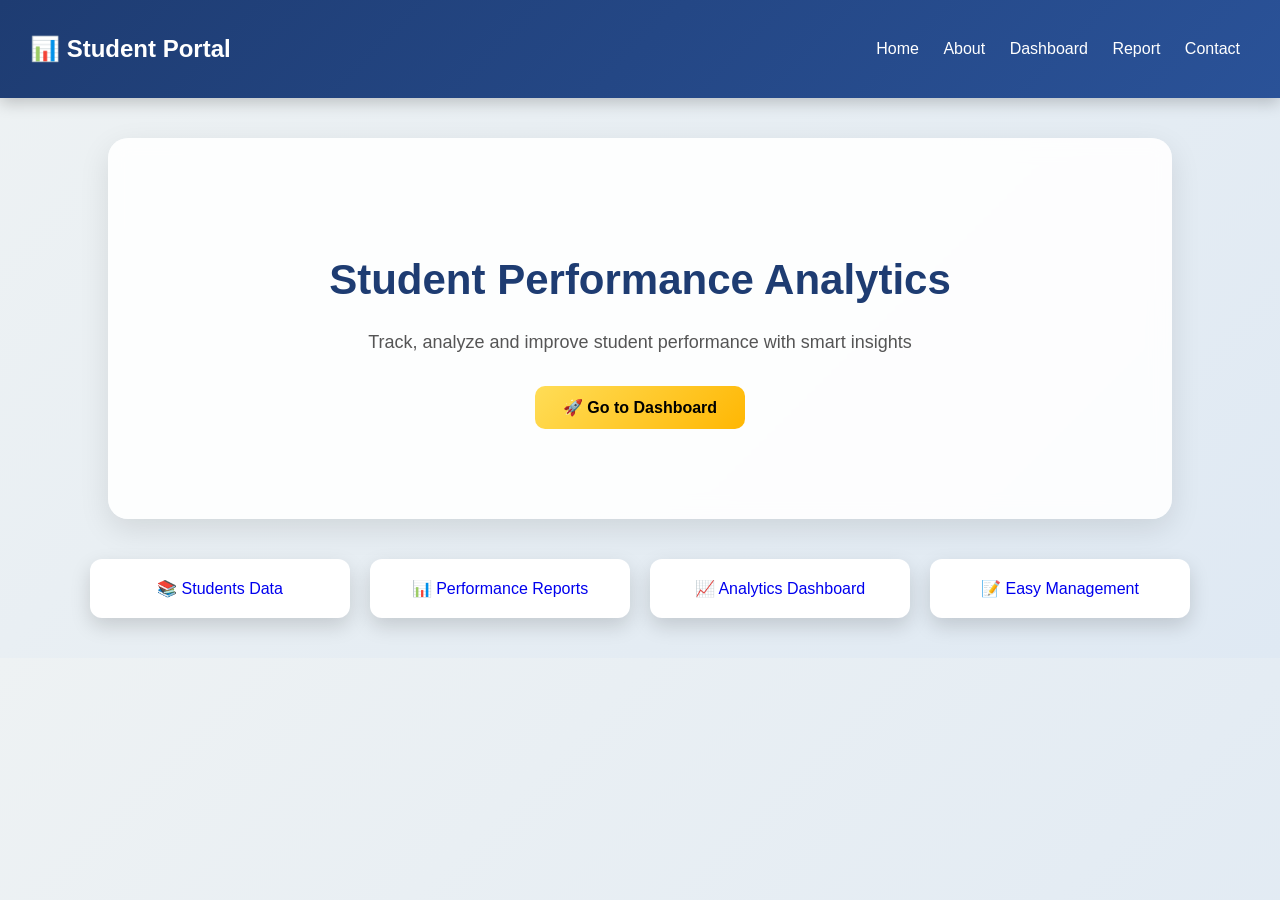
<file: index.html>
<!DOCTYPE html>
<html>
<head>
    <title>Student Portal</title>
    <link rel="stylesheet" href="style.css">
    <meta name="viewport" content="width=device-width, initial-scale=1.0">
</head>
<body>

<div class="navbar">
    <h2>📊 Student Portal</h2>
    <div>
        <a href="index.html">Home</a>
        <a href="about.html">About</a>
        <a href="dashboard.html">Dashboard</a>
        <a href="report.html">Report</a>
        <a href="contact.html">Contact</a>
    </div>
</div>

<!-- HERO SECTION -->
<div class="hero">
    <h1>Student Performance Analytics</h1>
    <p>Track, analyze and improve student performance with smart insights</p>
    <a href="dashboard.html" class="btn">🚀 Go to Dashboard</a>
</div>

<div class="features">

    <a href="dashboard.html" class="card-link">
        <div class="card">📚 Students Data</div>
    </a>

    <a href="report.html" class="card-link">
        <div class="card">📊 Performance Reports</div>
    </a>

    <a href="dashboard.html" class="card-link">
        <div class="card">📈 Analytics Dashboard</div>
    </a>

    <a href="contact.html" class="card-link">
        <div class="card">📝 Easy Management</div>
    </a>

</div>
</file>
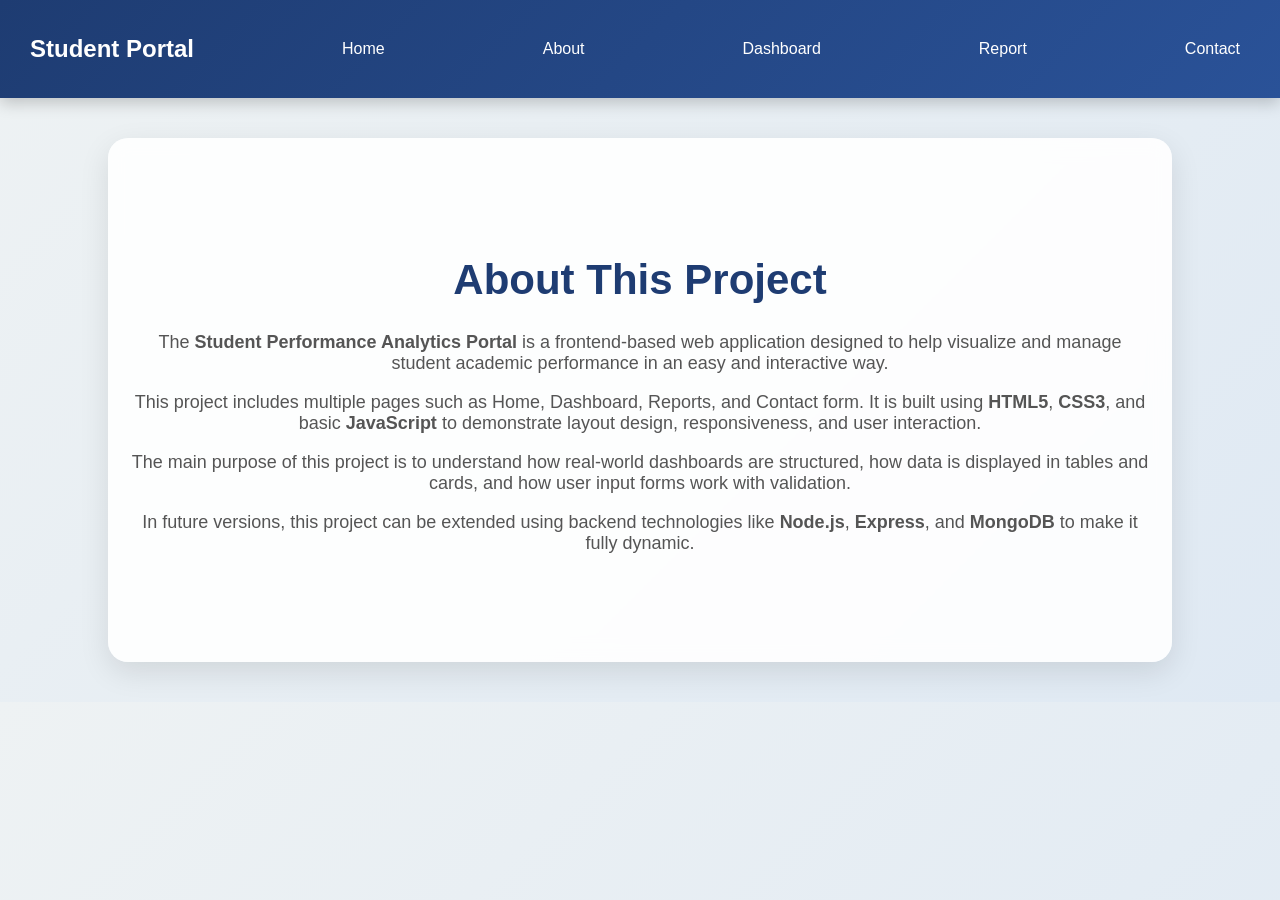
<file: about.html>
<!DOCTYPE html>
<html>
<head>
    <title>About</title>
    <link rel="stylesheet" href="style.css">
</head>
<body>

<div class="navbar">
    <h2>Student Portal</h2>
    <a href="index.html">Home</a>
    <a href="about.html">About</a>
    <a href="dashboard.html">Dashboard</a>
    <a href="report.html">Report</a>
    <a href="contact.html">Contact</a>
</div>

<div class="hero">
    <h1>About This Project</h1>

    <p>
        The <b>Student Performance Analytics Portal</b> is a frontend-based web application 
        designed to help visualize and manage student academic performance in an easy and 
        interactive way.
    </p>

    <p>
        This project includes multiple pages such as Home, Dashboard, Reports, and Contact form.  
        It is built using <b>HTML5</b>, <b>CSS3</b>, and basic <b>JavaScript</b> to demonstrate 
        layout design, responsiveness, and user interaction.
    </p>

    <p>
        The main purpose of this project is to understand how real-world dashboards are structured, 
        how data is displayed in tables and cards, and how user input forms work with validation.
    </p>

    <p>
        In future versions, this project can be extended using backend technologies like 
        <b>Node.js</b>, <b>Express</b>, and <b>MongoDB</b> to make it fully dynamic.
    </p>
</div>

</body>
</html>
</file>
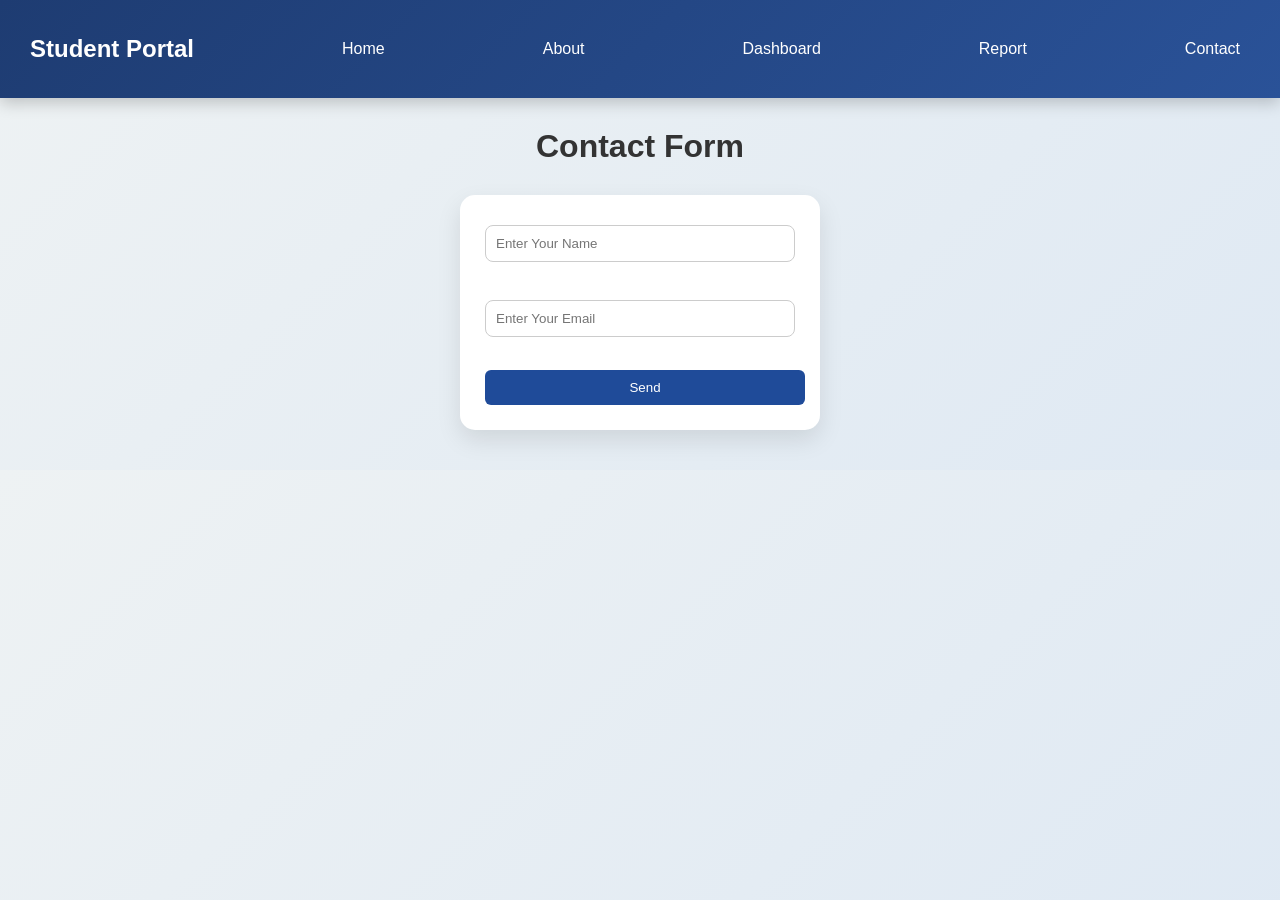
<file: contact.html>
<!DOCTYPE html>
<html lang="en">
<head>
    <meta charset="UTF-8">
    <meta name="viewport" content="width=device-width, initial-scale=1.0">
    <title>Contact</title>
    <link rel="stylesheet" href="style.css">
</head>
<body>

<div class="navbar">
    <h2>Student Portal</h2>
    <a href="index.html">Home</a>
    <a href="about.html">About</a>
    <a href="dashboard.html">Dashboard</a>
    <a href="report.html">Report</a>
    <a href="contact.html">Contact</a>
</div>

<h1 style="text-align:center; margin-top:30px;">Contact Form</h1>

<form style="text-align:center; margin-top:30px;" onsubmit="return check()">

    <input
        type="text"
        id="name"
        placeholder="Enter Your Name"
        required>
    <br><br>

    <input
        type="email"
        id="email"
        placeholder="Enter Your Email"
        required>
    <br><br>

    <button type="submit">Send</button>

</form>

<script>

function check(){

    let n = document.getElementById("name").value.trim();
    let e = document.getElementById("email").value.trim();

    let emailPattern = /^[^\s@]+@[^\s@]+\.[^\s@]+$/;

    if(n==""){
        alert("Please enter your name.");
        return false;
    }

    if(e==""){
        alert("Please enter your email.");
        return false;
    }

    if(!emailPattern.test(e)){
        alert("Please enter a valid email address.");
        return false;
    }

    alert("Message Sent Successfully!");

    return false;

}

</script>

</body>
</html>
</file>
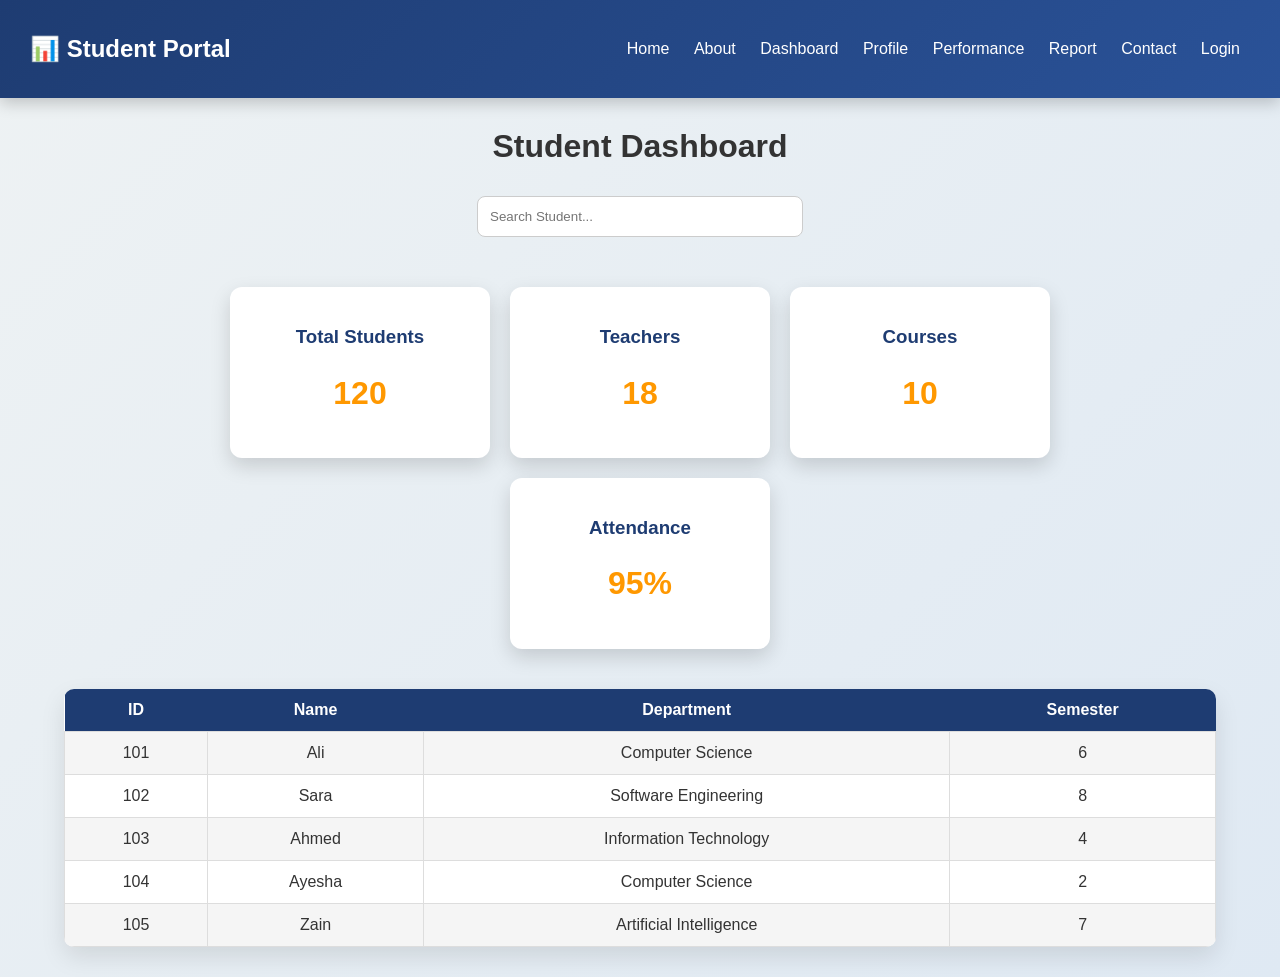
<file: dashboard.html>
<!DOCTYPE html>
<html lang="en">
<head>
    <meta charset="UTF-8">
    <meta name="viewport" content="width=device-width, initial-scale=1.0">
    <title>Dashboard</title>
    <link rel="stylesheet" href="style.css">
</head>

<body>

<div class="navbar">
    <h2>📊 Student Portal</h2>

    <div>
        <div>

            <a href="index.html">Home</a>
        
            <a href="about.html">About</a>
        
            <a href="dashboard.html">Dashboard</a>
        
            <a href="profile.html">Profile</a>
        
            <a href="performance.html">Performance</a>
        
            <a href="report.html">Report</a>
        
            <a href="contact.html">Contact</a>
        
            <a href="login.html">Login</a>
        
           
        
        </div>

    </div>

</div>


<div class="dashboard-container">

<h1 style="text-align:center;">Student Dashboard</h1>

<!-- Search -->

<div class="search-box">

<input
type="text"
id="search"
placeholder="Search Student..."
onkeyup="searchStudent()">

</div>


<!-- Dashboard Cards -->

<div class="features">

<div class="card">

<h3>Total Students</h3>

<h2 id="students">0</h2>

</div>

<div class="card">

<h3>Teachers</h3>

<h2 id="teachers">0</h2>

</div>

<div class="card">

<h3>Courses</h3>

<h2 id="courses">0</h2>

</div>

<div class="card">

<h3>Attendance</h3>

<h2 id="attendance">0%</h2>

</div>

</div>


<!-- Student Table -->

<table
class="student-table"
id="studentTable">

<tr>

<th>ID</th>

<th>Name</th>

<th>Department</th>

<th>Semester</th>

</tr>

<tr>

<td>101</td>

<td>Ali</td>

<td>Computer Science</td>

<td>6</td>

</tr>

<tr>

<td>102</td>

<td>Sara</td>

<td>Software Engineering</td>

<td>8</td>

</tr>

<tr>

<td>103</td>

<td>Ahmed</td>

<td>Information Technology</td>

<td>4</td>

</tr>

<tr>

<td>104</td>

<td>Ayesha</td>

<td>Computer Science</td>

<td>2</td>

</tr>

<tr>

<td>105</td>

<td>Zain</td>

<td>Artificial Intelligence</td>

<td>7</td>

</tr>

</table>

</div>

<script src="script.js"></script>

</body>
</html>
</file>
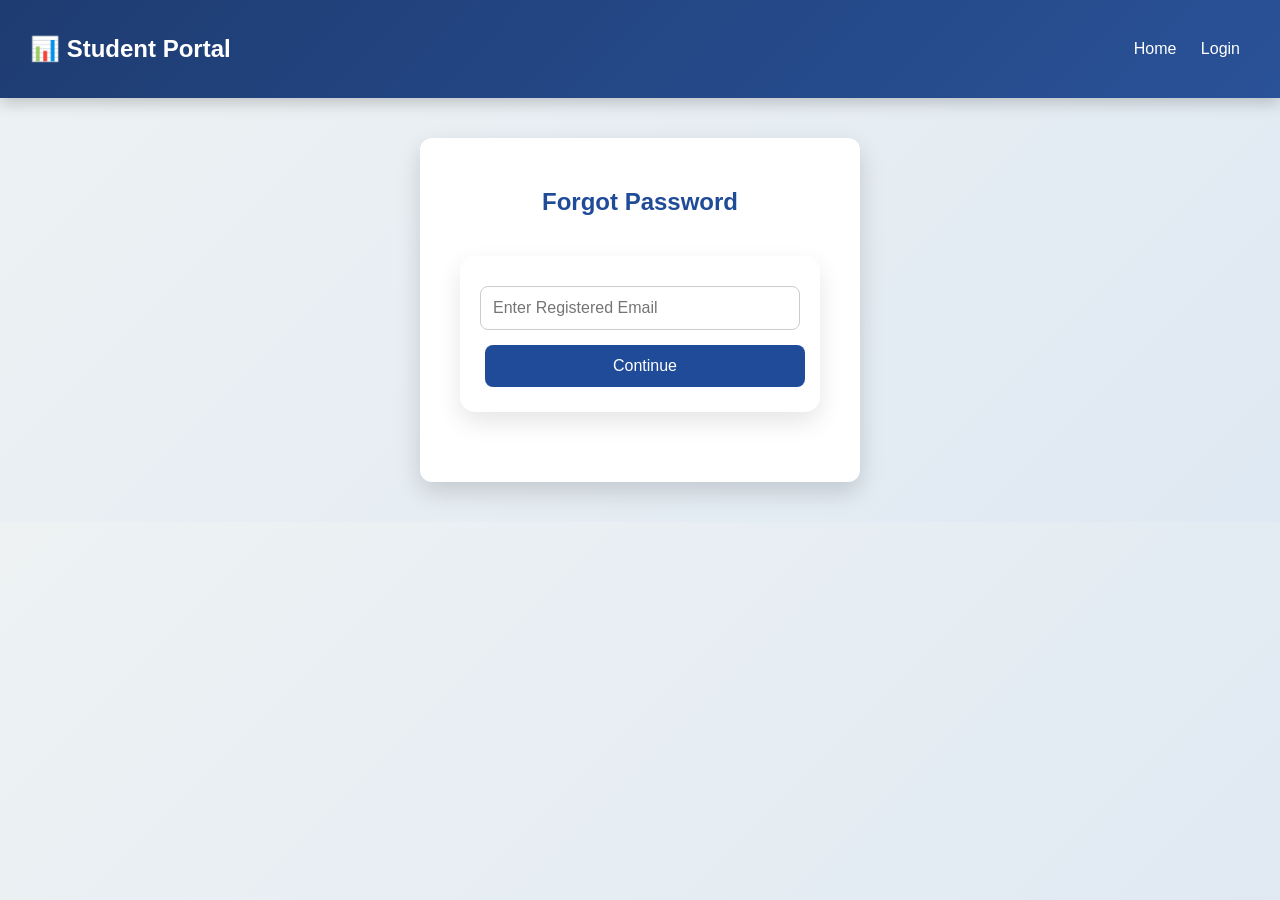
<file: forgot-password.html>
<!DOCTYPE html>
<html lang="en">
<head>
    <meta charset="UTF-8">
    <meta name="viewport" content="width=device-width, initial-scale=1.0">
    <title>Forgot Password</title>
    <link rel="stylesheet" href="style.css">
</head>
<body>

<div class="navbar">
    <h2>📊 Student Portal</h2>

    <div>
        <a href="index.html">Home</a>
        <a href="login.html">Login</a>
    </div>
</div>

<div class="login-container">

    <div class="login-box">

        <h2>Forgot Password</h2>

        <form onsubmit="return forgotPassword()">

            <input
                type="email"
                id="forgotEmail"
                placeholder="Enter Registered Email"
                required>

            <button type="submit">
                Continue
            </button>

        </form>

    </div>

</div>

<script src="script.js"></script>

</body>
</html>
</file>
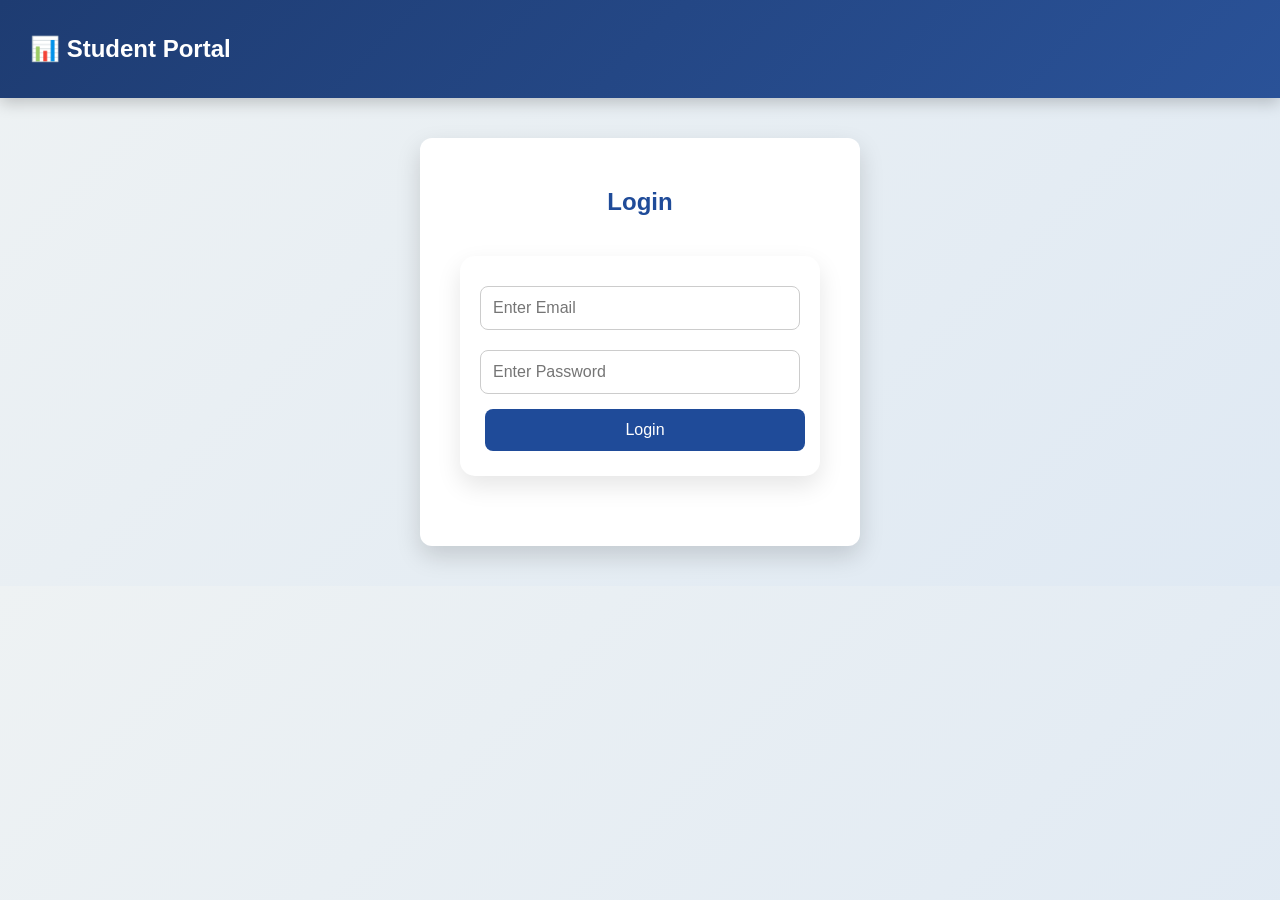
<file: login.html>
<!DOCTYPE html>
<html lang="en">
<head>
    <meta charset="UTF-8">
    <meta name="viewport" content="width=device-width, initial-scale=1.0">
    <title>Login - Student Portal</title>
    <link rel="stylesheet" href="style.css">
</head>

<body>

<div class="navbar">
    <h2>📊 Student Portal</h2>
</div>

<div class="login-box">

    <h2>Login</h2>

    <form onsubmit="return loginUser()">

        <input
        type="email"
        id="email"
        placeholder="Enter Email">

        <input
        type="password"
        id="password"
        placeholder="Enter Password">

        <button type="submit">
            Login
        </button>

    </form>

</div>

<script src="script.js"></script>

</body>
</html>
</file>
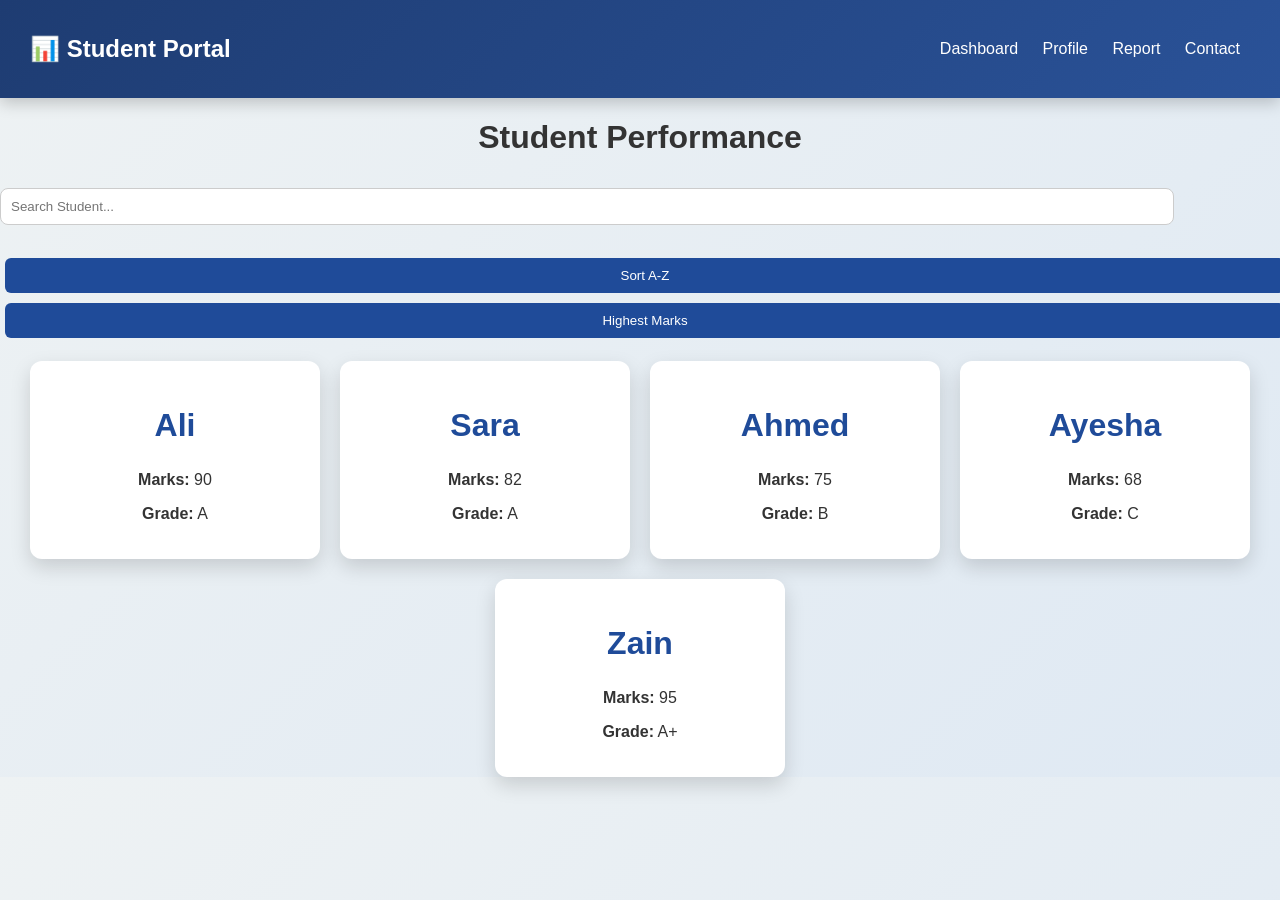
<file: performance.html>
<!DOCTYPE html>
<html lang="en">
<head>
<meta charset="UTF-8">
<meta name="viewport" content="width=device-width, initial-scale=1.0">
<title>Student Performance</title>
<link rel="stylesheet" href="style.css">
</head>

<body>

<div class="navbar">

<h2>📊 Student Portal</h2>

<div>
<a href="dashboard.html">Dashboard</a>
<a href="profile.html">Profile</a>
<a href="report.html">Report</a>
<a href="contact.html">Contact</a>
</div>

</div>

<div class="container">

<h1 style="text-align:center;">Student Performance</h1>

<input
type="text"
id="search"
placeholder="Search Student..."
onkeyup="searchStudent()">
<br><br>

<button onclick="sortAZ()">Sort A-Z</button>

<button onclick="sortMarks()">Highest Marks</button>

<br><br>

<div id="studentCards" class="cards"></div>

</div>

<script src="script.js"></script>

</body>
</html>
</file>
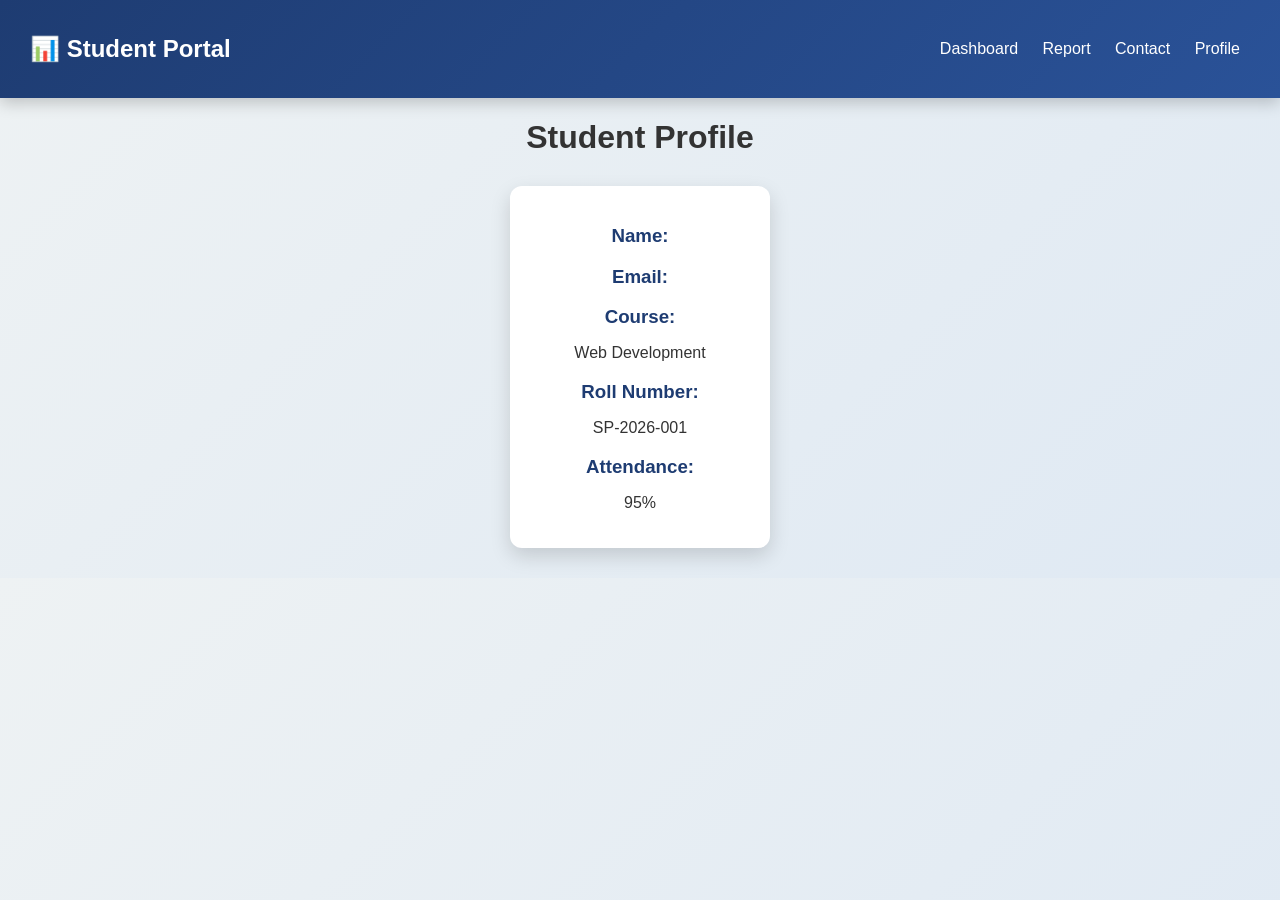
<file: profile.html>
<!DOCTYPE html>
<html lang="en">
<head>
    <meta charset="UTF-8">
    <meta name="viewport" content="width=device-width, initial-scale=1.0">
    <title>Student Profile</title>
    <link rel="stylesheet" href="style.css">
</head>
<body>

<div class="navbar">

    <h2>📊 Student Portal</h2>

    <div>
        <a href="dashboard.html">Dashboard</a>
        <a href="report.html">Report</a>
        <a href="contact.html">Contact</a>
        <a href="profile.html">Profile</a>
    </div>

</div>

<div class="container">

    <h1 style="text-align:center;">Student Profile</h1>

    <div class="card" style="max-width:500px;margin:30px auto;">

        <h3>Name:</h3>
        <p id="profileName"></p>

        <h3>Email:</h3>
        <p id="profileEmail"></p>

        <h3>Course:</h3>
        <p>Web Development</p>

        <h3>Roll Number:</h3>
        <p>SP-2026-001</p>

        <h3>Attendance:</h3>
        <p>95%</p>

    </div>

</div>

<script src="script.js"></script>

</body>
</html>
</file>
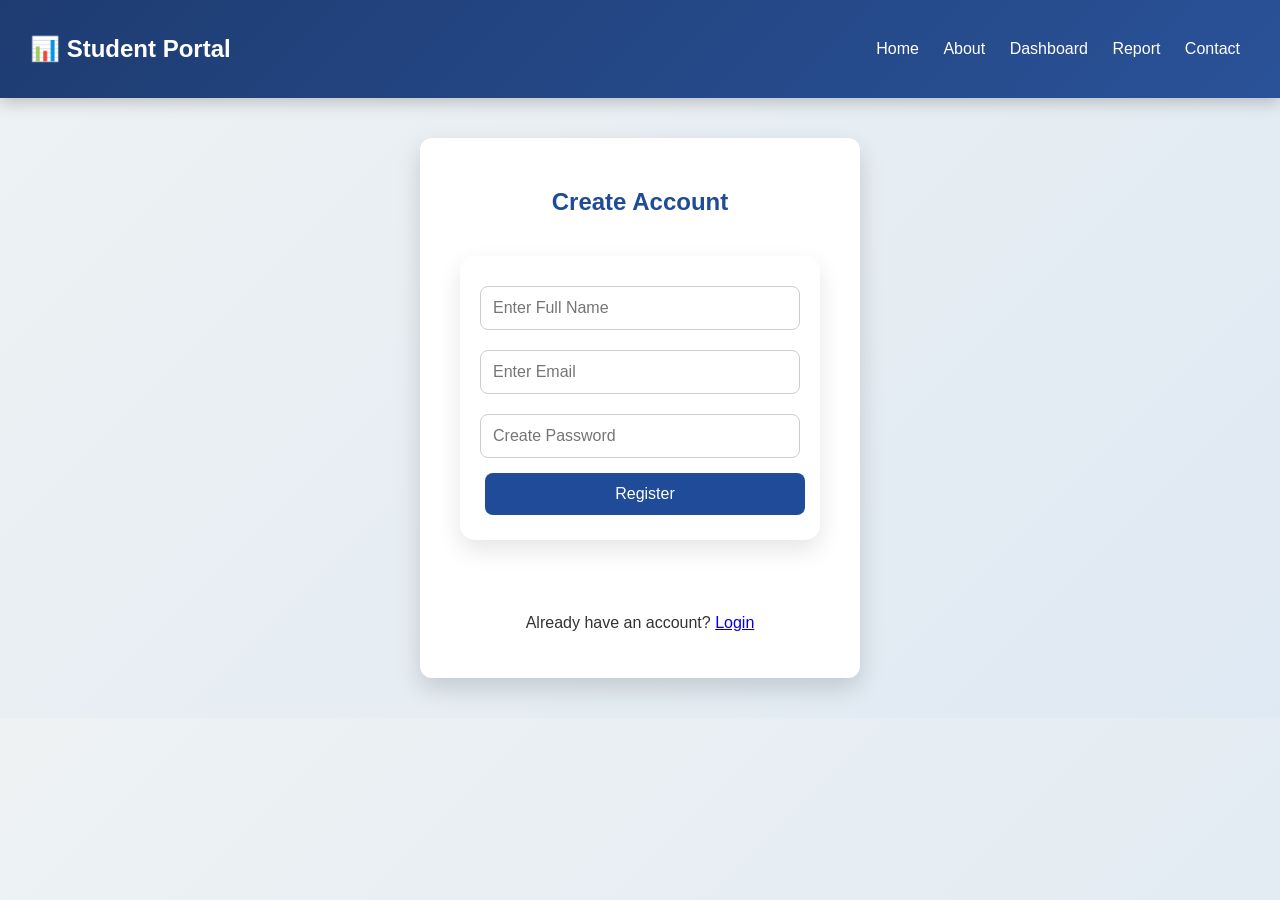
<file: register.html>
<!DOCTYPE html>
<html lang="en">
<head>
    <meta charset="UTF-8">
    <meta name="viewport" content="width=device-width, initial-scale=1.0">
    <title>Register - Student Portal</title>

    <link rel="stylesheet" href="style.css">
</head>

<body>

<div class="navbar">

    <h2>📊 Student Portal</h2>

    <div>

        <a href="index.html">Home</a>
        <a href="about.html">About</a>
        <a href="dashboard.html">Dashboard</a>
        <a href="report.html">Report</a>
        <a href="contact.html">Contact</a>

    </div>

</div>

<div class="login-container">

    <div class="login-box">

        <h2>Create Account</h2>

        <form onsubmit="return registerUser()">

            <input
            type="text"
            id="regName"
            placeholder="Enter Full Name"
            required>

            <input
            type="email"
            id="regEmail"
            placeholder="Enter Email"
            required>

            <input
            type="password"
            id="regPassword"
            placeholder="Create Password"
            required>

            <button type="submit">

                Register

            </button>

        </form>

        <br>

        <p style="text-align:center;">

            Already have an account?

            <a href="login.html">

                Login

            </a>

        </p>

    </div>

</div>

<script src="script.js"></script>

</body>
</html>
</file>
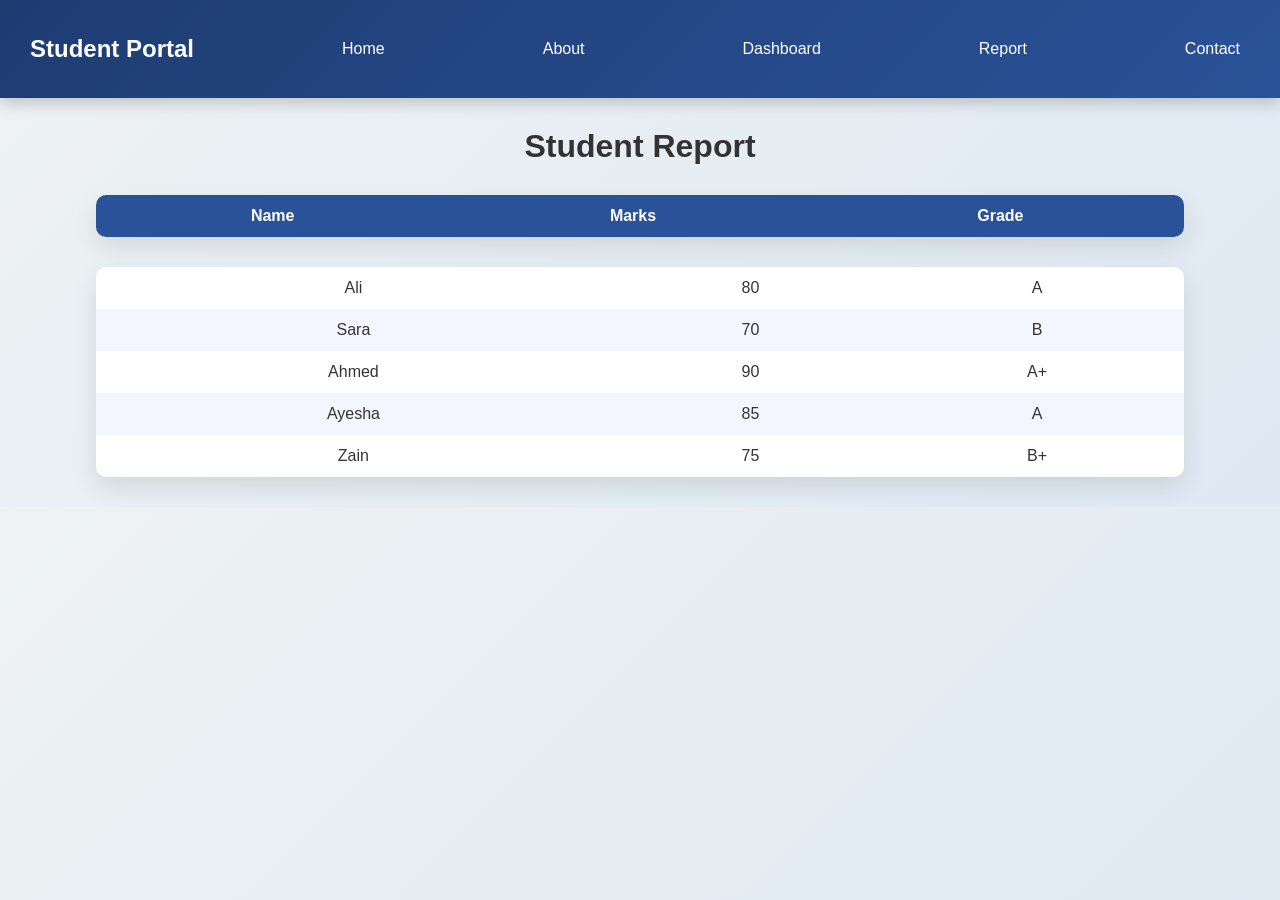
<file: report.html>
<!DOCTYPE html>
<html>
<head>
    <title>Report</title>
    <link rel="stylesheet" href="style.css">
</head>
<body>

<div class="navbar">
    <h2>Student Portal</h2>
    <a href="index.html">Home</a>
    <a href="about.html">About</a>
    <a href="dashboard.html">Dashboard</a>
    <a href="report.html">Report</a>
    <a href="contact.html">Contact</a>
</div>



<table>
<tr>
    <th>Name</th>
    <th>Marks</th>
    <th>Grade</th>
</tr>
<h1 style="text-align:center; margin-top:30px;">Student Report</h1>

<table>

    

    <tr>
        <td>Ali</td>
        <td>80</td>
        <td>A</td>
    </tr>

    <tr>
        <td>Sara</td>
        <td>70</td>
        <td>B</td>
    </tr>

    <tr>
        <td>Ahmed</td>
        <td>90</td>
        <td>A+</td>
    </tr>

    <tr>
        <td>Ayesha</td>
        <td>85</td>
        <td>A</td>
    </tr>

    <tr>
        <td>Zain</td>
        <td>75</td>
        <td>B+</td>
    </tr>

</table>
</file>
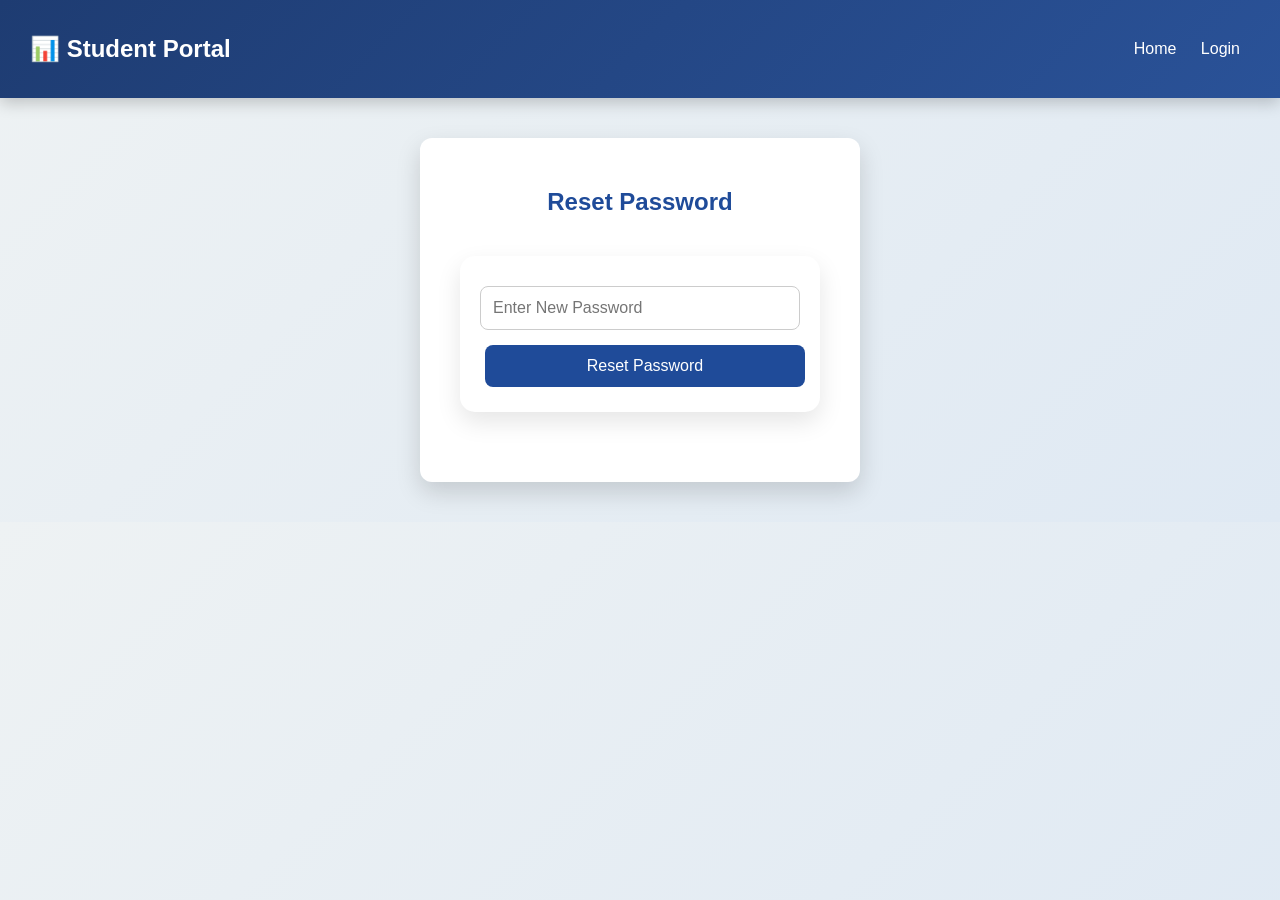
<file: reset-password.html>
<!DOCTYPE html>
<html lang="en">
<head>
    <meta charset="UTF-8">
    <meta name="viewport" content="width=device-width, initial-scale=1.0">
    <title>Reset Password</title>
    <link rel="stylesheet" href="style.css">
</head>
<body>

<div class="navbar">
    <h2>📊 Student Portal</h2>

    <div>
        <a href="index.html">Home</a>
        <a href="login.html">Login</a>
    </div>
</div>

<div class="login-container">

    <div class="login-box">

        <h2>Reset Password</h2>

        <form onsubmit="return resetPassword()">

            <input
                type="password"
                id="newPassword"
                placeholder="Enter New Password"
                required>

            <button type="submit">
                Reset Password
            </button>

        </form>

    </div>

</div>

<script src="script.js"></script>

</body>
</html>
</file>
<file: style.css>
body {
    margin: 0;
    font-family: 'Segoe UI', Tahoma, sans-serif;
    background: linear-gradient(135deg, #eef2f3, #dfe9f3);
    color: #333;
}

/* NAVBAR */
.navbar {
    display: flex;
    justify-content: space-between;
    align-items: center;
    background: linear-gradient(135deg, #1e3c72, #2a5298);
    padding: 15px 30px;
    box-shadow: 0 5px 15px rgba(0,0,0,0.2);
    position: sticky;
    top: 0;
}

.navbar h2 {
    color: white;
}

.navbar a {
    color: white;
    text-decoration: none;
    margin: 0 10px;
    font-weight: 500;
    transition: 0.3s;
}

.navbar a:hover {
    color: #ffdd57;
}

/* HERO */
.hero {
    text-align: center;
    padding: 90px 20px;
    margin: 40px auto;
    width: 80%;
    background: rgba(255,255,255,0.9);
    border-radius: 20px;
    box-shadow: 0 10px 30px rgba(0,0,0,0.1);
    backdrop-filter: blur(10px);
}

.hero h1 {
    font-size: 42px;
    color: #1e3c72;
}

.hero p {
    font-size: 18px;
    color: #555;
}

/* BUTTON */
.btn {
    display: inline-block;
    margin-top: 15px;
    padding: 12px 28px;
    background: linear-gradient(135deg, #ffdd57, #ffb703);
    color: black;
    text-decoration: none;
    border-radius: 10px;
    font-weight: bold;
    transition: 0.3s;
}

.btn:hover {
    transform: scale(1.05);
}

/* CARDS */
.features {
    display: flex;
    justify-content: center;
    flex-wrap: wrap;
    gap: 20px;
    margin: 40px;
}

.card {
    background: white;
    padding: 25px;
    width: 200px;
    text-align: center;
    border-radius: 15px;
    box-shadow: 0 8px 20px rgba(0,0,0,0.1);
    transition: 0.3s;
}

.card:hover {
    transform: translateY(-10px);
    background: #2a5298;
    color: white;
}

/* TABLE */
table {
    margin: 30px auto;
    width: 85%;
    border-collapse: collapse;
    background: white;
    border-radius: 10px;
    overflow: hidden;
    box-shadow: 0 10px 25px rgba(0,0,0,0.1);
}

table th {
    background: #2a5298;
    color: white;
    padding: 12px;
}

table td {
    padding: 12px;
    text-align: center;
}

table tr:nth-child(even) {
    background: #f4f6ff;
}

/* FORM */
form {
    width: 320px;
    margin: 40px auto;
    background: white;
    padding: 20px;
    border-radius: 15px;
    box-shadow: 0 10px 25px rgba(0,0,0,0.1);
}

input {
    width: 90%;
    padding: 10px;
    margin: 10px 0;
    border: 1px solid #ccc;
    border-radius: 8px;
}

button {
    width: 100%;
    padding: 10px;
    background: #2a5298;
    color: white;
    border: none;
    border-radius: 8px;
    cursor: pointer;
    transition: 0.3s;
}

button:hover {
    background: #1e3c72;
}

/* FOOTER */
footer {
    text-align: center;
    padding: 15px;
    margin-top: 40px;
    background: #1e3c72;
    color: white;
}
/* REMOVE default link style */
.card-link {
    text-decoration: none;
}

/* MAKE CARDS MORE INTERACTIVE */
.card {
    cursor: pointer;
}

/* smooth hover + glow effect */
.card:hover {
    transform: translateY(-10px) scale(1.05);
    background: #1e3c72;
    color: white;
    box-shadow: 0 15px 30px rgba(0,0,0,0.2);
}

/* smooth transition */
.card {
    transition: all 0.3s ease;
}
/* LOGIN PAGE */

.login-box{
    width:350px;
    margin:60px auto;
    background:white;
    padding:30px;
    border-radius:15px;
    box-shadow:0 10px 25px rgba(0,0,0,0.1);
    text-align:center;
}

.login-box h2{
    color:#1e3c72;
    margin-bottom:20px;
}

.login-box input{
    width:100%;
    padding:12px;
    margin:10px 0;
    border:1px solid #ccc;
    border-radius:8px;
    box-sizing:border-box;
}

.login-box button{
    width:100%;
}
/* ==========================
   LOGIN PAGE
========================== */

.login-box{
    width:350px;
    margin:60px auto;
    background:#fff;
    padding:30px;
    border-radius:15px;
    box-shadow:0 10px 20px rgba(0,0,0,.1);
    text-align:center;
}

.login-box h2{
    margin-bottom:20px;
    color:#1e3c72;
}

.login-box input{
    width:100%;
    padding:12px;
    margin:10px 0;
    border:1px solid #ccc;
    border-radius:8px;
    box-sizing:border-box;
}

.login-box button{
    width:100%;
}

/* ==========================
   DASHBOARD
========================== */

.dashboard-container{
    width:90%;
    margin:auto;
    margin-top:30px;
}

.search-box{
    text-align:center;
    margin-bottom:30px;
}

.search-box input{

    width:300px;
    max-width:90%;
    padding:12px;
    border-radius:8px;
    border:1px solid #ccc;
}

.features{

    display:flex;
    justify-content:center;
    gap:20px;
    flex-wrap:wrap;

}

.card{

    width:220px;
    background:white;
    border-radius:15px;
    padding:20px;
    text-align:center;
    box-shadow:0 8px 20px rgba(0,0,0,.1);

}

.card h3{

    margin-bottom:10px;
    color:#1e3c72;

}

.card h2{

    color:#ff9800;
    font-size:32px;

}

.student-table{

    width:100%;
    margin-top:40px;
    border-collapse:collapse;

}

.student-table th{

    background:#1e3c72;
    color:white;
    padding:12px;

}

.student-table td{

    padding:12px;
    border:1px solid #ddd;
    text-align:center;

}

.student-table tr:nth-child(even){

    background:#f5f5f5;

}

/* ==========================
   MOBILE RESPONSIVE
========================== */

@media(max-width:768px){

.navbar{

    flex-direction:column;

}

.features{

    flex-direction:column;
    align-items:center;

}

.card{

    width:90%;

}

.hero{

    width:95%;

}

.search-box input{

    width:90%;

}

.student-table{

    display:block;
    overflow-x:auto;

}

}
.card{

    transition:0.4s;
    
    }
    
    .card:hover{
    
    transform:translateY(-8px);
    
    box-shadow:0 10px 25px rgba(0,0,0,0.2);
    
    }
    
    button{
    
    padding:10px 20px;
    
    border:none;
    
    background:#1f4b99;
    
    color:white;
    
    border-radius:6px;
    
    cursor:pointer;
    
    margin:5px;
    
    }
    
    button:hover{
    
    background:#163d82;
    
    }
    @media(max-width:768px){

        .navbar{
        
        flex-direction:column;
        
        }
        
        .cards{
        
        flex-direction:column;
        
        align-items:center;
        
        }
        
        .card{
        
        width:90%;
        
        }
        
        input{
        
        width:90%;
        
        }
        
        }
        /* Week 3 UI Enhancement */

.login-box{

    width:380px;
    margin:40px auto;
    background:#fff;
    padding:30px;
    border-radius:12px;
    box-shadow:0 10px 25px rgba(0,0,0,0.15);

}

.login-box h2{

    text-align:center;
    margin-bottom:20px;
    color:#1f4b99;

}

.login-box input{

    width:100%;
    padding:12px;
    margin:10px 0;
    border:1px solid #ccc;
    border-radius:8px;
    font-size:16px;

}

.login-box input:focus{

    border:2px solid #1f4b99;
    outline:none;

}

.login-box button{

    width:100%;
    padding:12px;
    font-size:16px;
    border-radius:8px;

}
.cards{

    display:flex;
    flex-wrap:wrap;
    justify-content:center;
    gap:20px;
    
    }
    
    .cards .card{
    
    width:250px;
    background:white;
    padding:20px;
    border-radius:12px;
    text-align:center;
    transition:.4s;
    
    }
    
    .cards .card h2{
    
    color:#1f4b99;
    
    }
    
    .cards .card:hover{
    
    transform:scale(1.05);
    
    }
    body{

        animation:fadeIn .8s;
        
        }
        
        @keyframes fadeIn{
        
        from{
        
        opacity:0;
        
        transform:translateY(20px);
        
        }
        
        to{
        
        opacity:1;
        
        transform:translateY(0);
        
        }
        
        }
        body{

            animation:fadeIn .8s;
            
            }
            
            @keyframes fadeIn{
            
            from{
            
            opacity:0;
            
            transform:translateY(20px);
            
            }
            
            to{
            
            opacity:1;
            
            transform:translateY(0);
            
            }
            
            }
            .card{

                background:white;
                padding:20px;
                border-radius:12px;
                box-shadow:0 8px 20px rgba(0,0,0,.15);
                
                }
</file>
